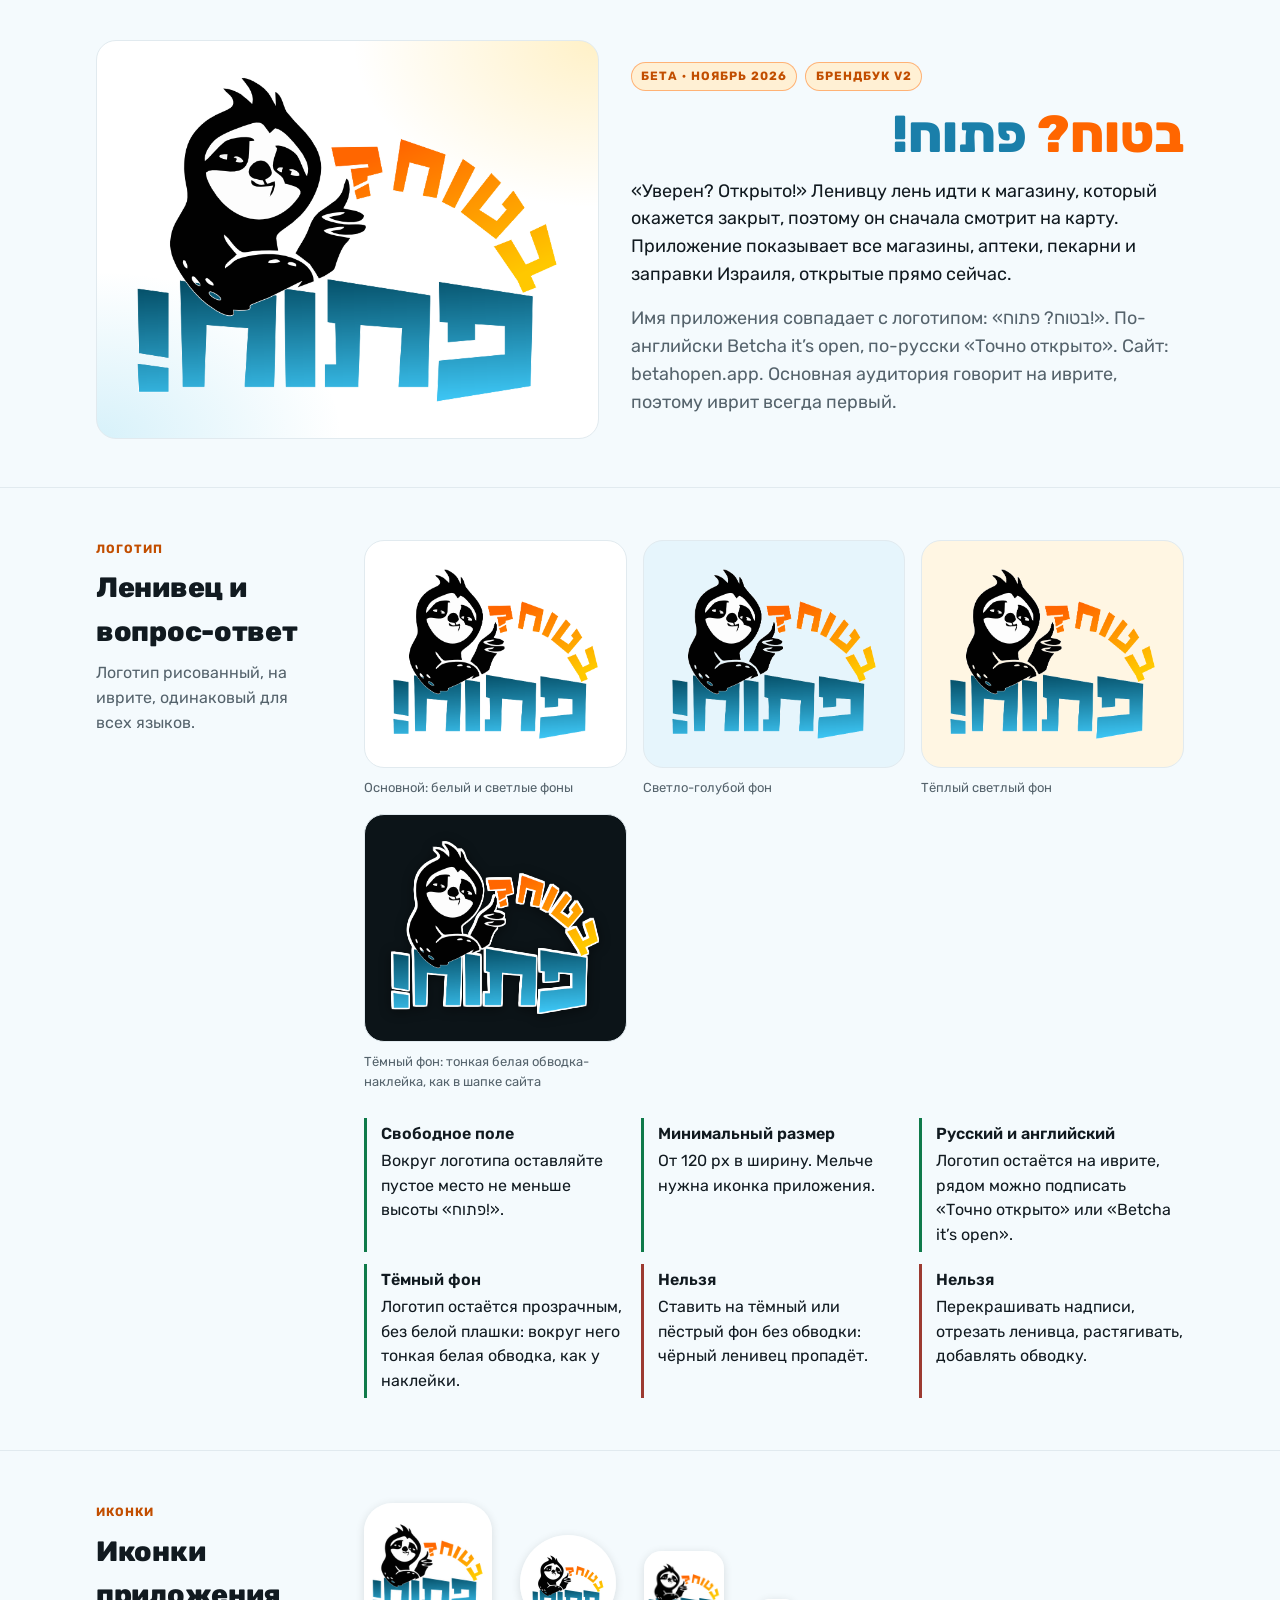
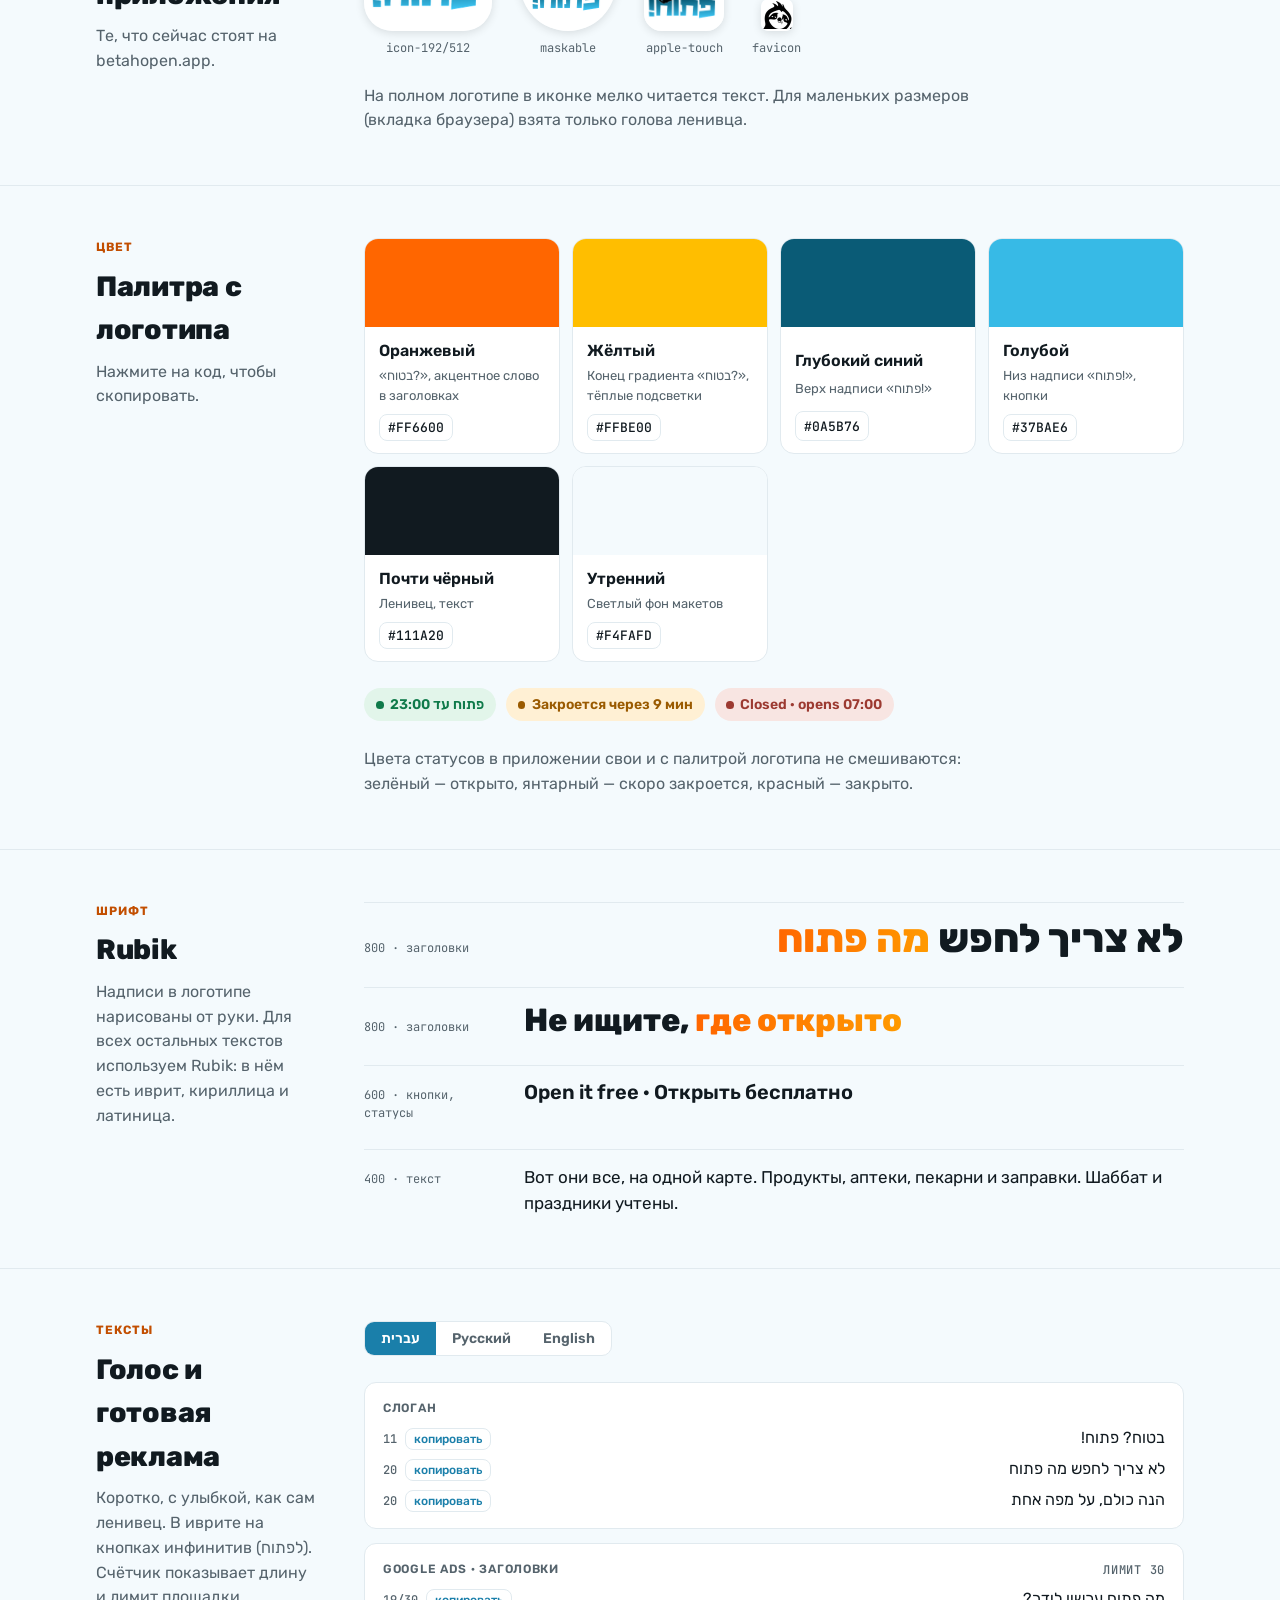
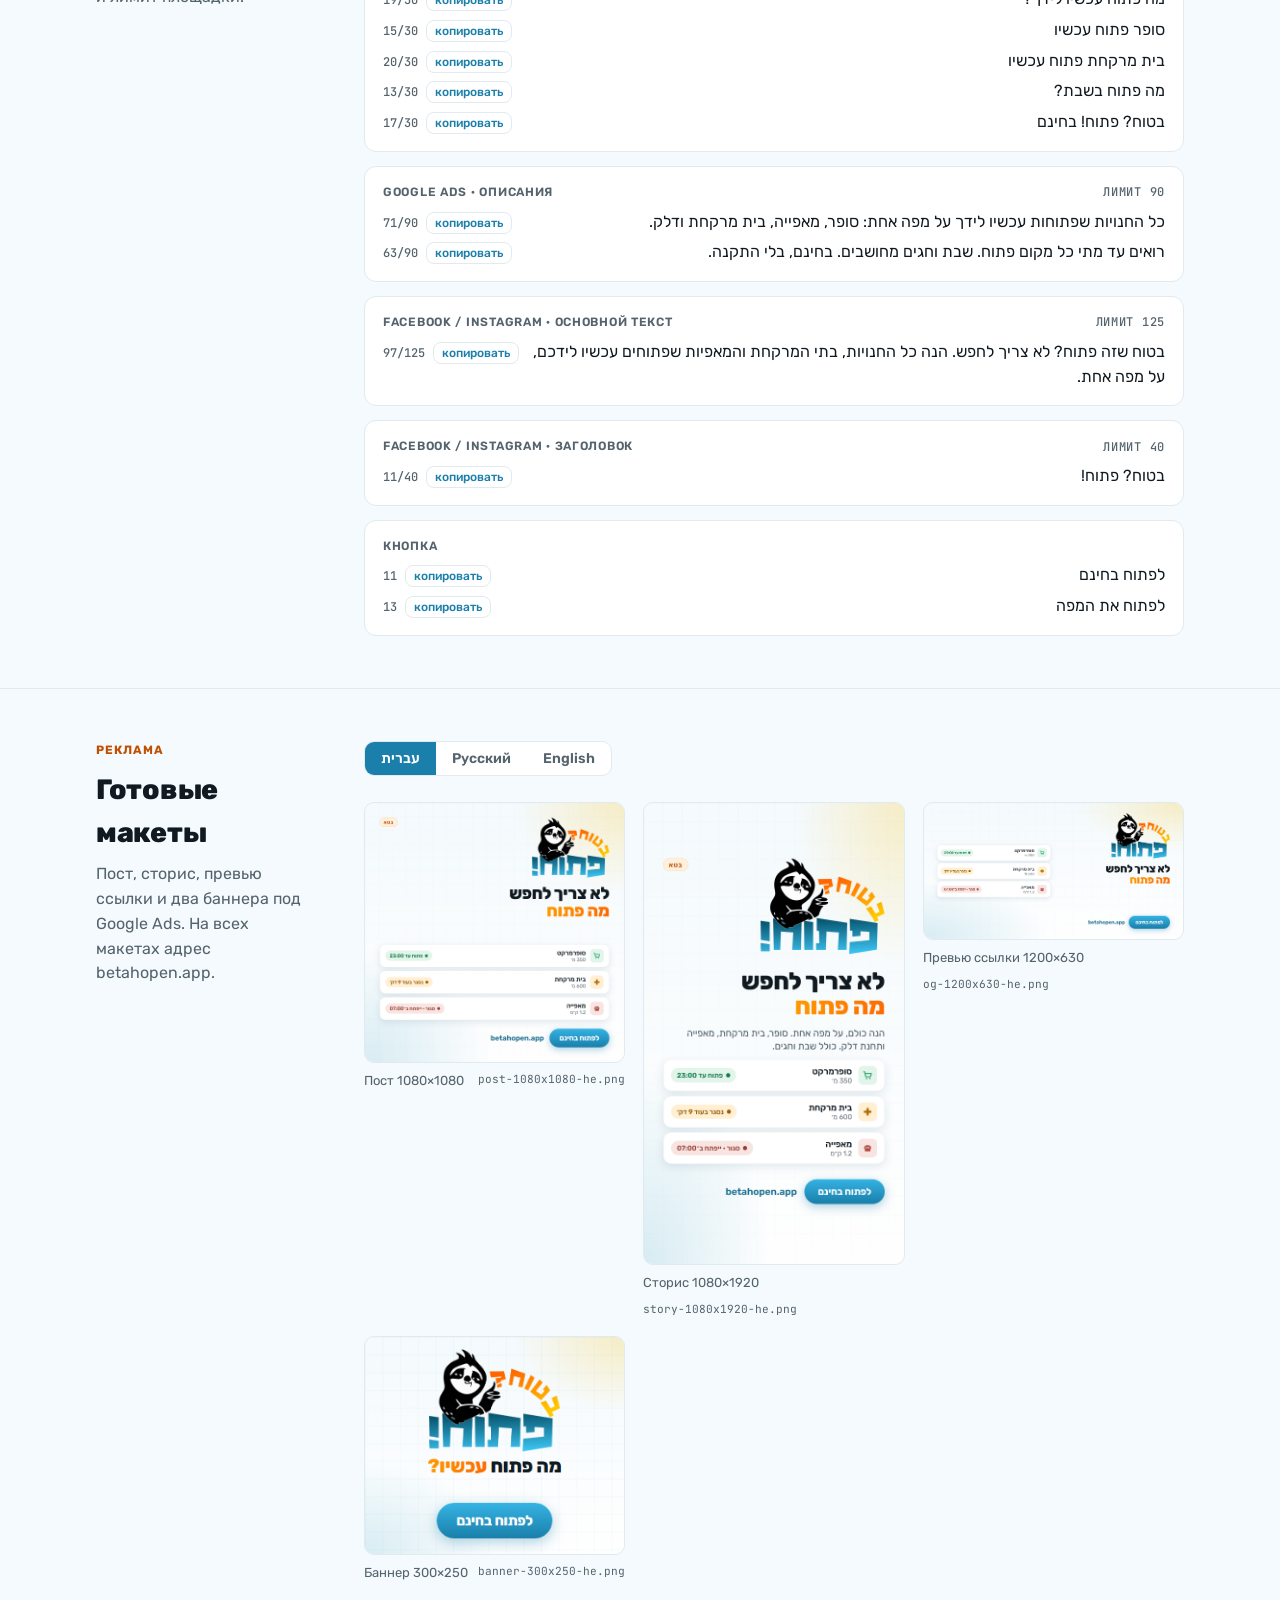
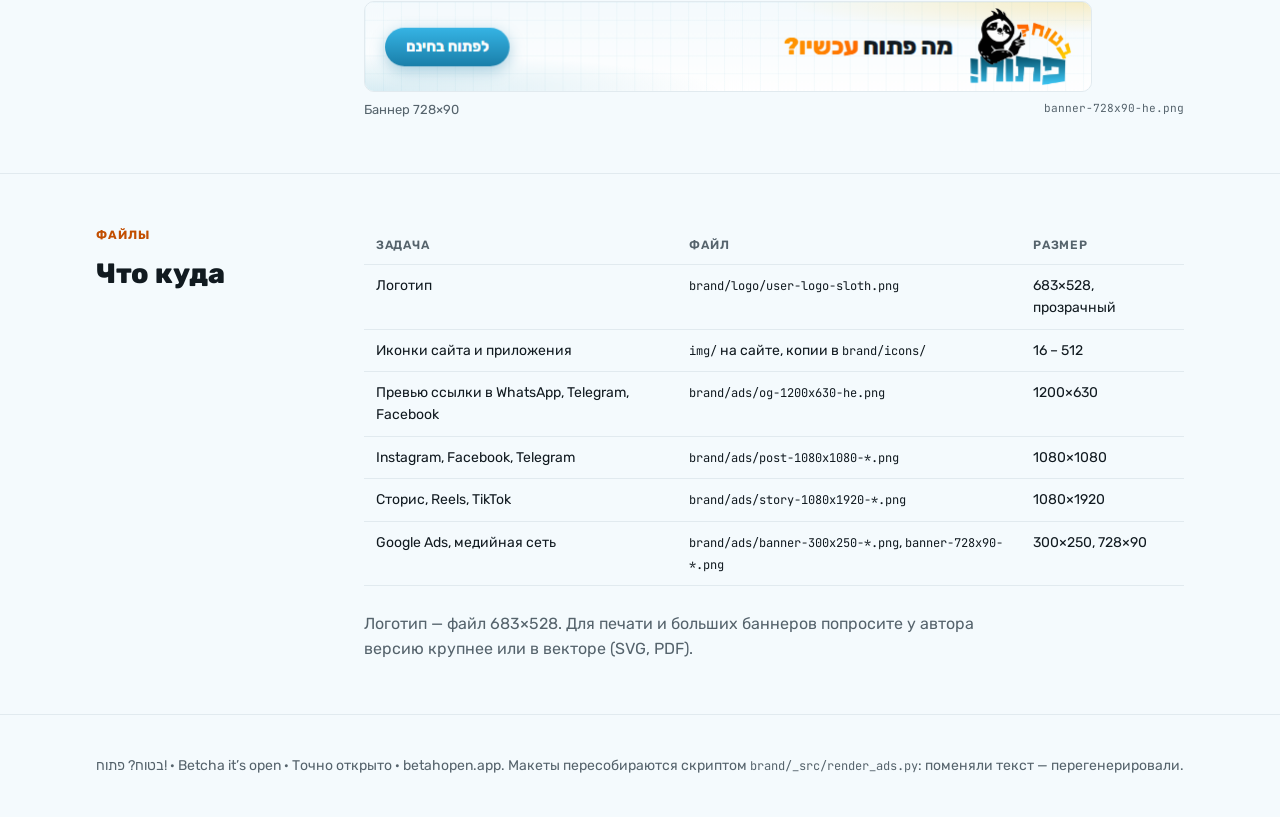
<file: brand/index.html>
<!doctype html>
<html lang="ru">
<meta charset="utf-8">
<meta name="viewport" content="width=device-width,initial-scale=1,viewport-fit=cover">
<link rel="icon" href="../img/favicon.ico">
<style>body{margin:0}</style>
<title>בטוח? פתוח! · брендбук</title>
<meta name="claude:viewport-fit-sides" content="cover">
<link rel="preconnect" href="https://fonts.googleapis.com">
<link rel="preconnect" href="https://fonts.gstatic.com" crossorigin>
<link rel="stylesheet" href="https://fonts.googleapis.com/css2?family=Rubik:wght@400;500;600;700;800&family=JetBrains+Mono:wght@500&display=swap">
<style>
/* Layout: «лист бренда» — колонка подписей слева, материал справа. Логотип всегда стоит на светлой «табличке», даже в тёмной теме. */
:root{
  --bg:#F4FAFD; --surface:#FFFFFF; --plate:#FFFFFF; --ink:#111A20; --muted:#55636C; --line:#E1EAEF;
  --orange:#FF6600; --orange-ink:#C24E00; --amber:#FFBE00; --blue:#1A7FAA; --blue-deep:#0A5B76; --sky:#37BAE6;
  --open:#0F7A4A; --open-bg:#E2F5EA; --soon:#9A5A00; --soon-bg:#FFF0D4; --closed:#9C3A31; --closed-bg:#F8E5E2;
  --display:"Rubik","Arial Hebrew","Segoe UI",system-ui,sans-serif;
  --body:"Rubik","Arial Hebrew","Segoe UI",system-ui,sans-serif;
  --mono:"JetBrains Mono",ui-monospace,Consolas,monospace;
}
@media (prefers-color-scheme: dark){:root:not([data-theme="light"]){
  --bg:#0C1418; --surface:#131E24; --plate:#F4FAFD; --ink:#E8F1F5; --muted:#9AAAB3; --line:#22323B;
  --orange:#FF8A33; --orange-ink:#FFA35C; --amber:#FFCB3D; --blue:#37BAE6; --blue-deep:#7FD3F2; --sky:#37BAE6;
  --open:#47D38A; --open-bg:#12301F; --soon:#F0B44C; --soon-bg:#382A0E; --closed:#EF8A80; --closed-bg:#381C19;
  color-scheme:dark}}
:root[data-theme="dark"]{
  --bg:#0C1418; --surface:#131E24; --plate:#F4FAFD; --ink:#E8F1F5; --muted:#9AAAB3; --line:#22323B;
  --orange:#FF8A33; --orange-ink:#FFA35C; --amber:#FFCB3D; --blue:#37BAE6; --blue-deep:#7FD3F2; --sky:#37BAE6;
  --open:#47D38A; --open-bg:#12301F; --soon:#F0B44C; --soon-bg:#382A0E; --closed:#EF8A80; --closed-bg:#381C19;
  color-scheme:dark}

*{box-sizing:border-box}
body{background:var(--bg);color:var(--ink);font:16px/1.55 var(--body)}
.in{max-width:1120px;margin:0 auto;padding-left:max(16px,env(safe-area-inset-left,0px));padding-right:max(16px,env(safe-area-inset-right,0px))}
h1,h2,h3{font-family:var(--display);text-wrap:balance;margin:0}
h2{font-size:28px;font-weight:800;letter-spacing:-.01em}
h3{font-size:17px;font-weight:600}
p{margin:0;max-width:65ch}
.muted{color:var(--muted)}
code{font-family:var(--mono);font-size:.86em}
img{max-width:100%;display:block}

.hero .in{padding-block:40px 48px;display:grid;grid-template-columns:minmax(0,1fr) minmax(0,1.1fr);gap:32px;align-items:center}
@media (max-width:820px){.hero .in{grid-template-columns:minmax(0,1fr)}}
.plate{background:var(--plate);border-radius:20px;border:1px solid var(--line);display:grid;place-items:center;padding:28px}
.hero .plate{padding:36px;background:radial-gradient(70% 60% at 100% 0%,rgba(255,190,0,.22),rgba(255,190,0,0) 70%),radial-gradient(70% 60% at 0% 100%,rgba(55,186,230,.2),rgba(55,186,230,0) 70%),var(--plate)}
.hero .plate img{width:min(420px,100%);height:auto}
.hero h1{font-size:clamp(34px,5vw,52px);font-weight:800;line-height:1.05}
.hero h1 .q{color:var(--orange)} .hero h1 .a{color:var(--blue)}
.hero .txt{display:grid;gap:16px}
.hero p{font-size:18px}
.tags{display:flex;flex-wrap:wrap;gap:8px}
.tag{font-weight:700;font-size:12px;letter-spacing:.08em;text-transform:uppercase;padding:.35em .8em;border-radius:99px;color:var(--orange-ink);background:var(--soon-bg);border:1px solid color-mix(in srgb,var(--orange) 45%,transparent)}

section.sec{padding-block:52px;border-top:1px solid var(--line)}
.sec .in{display:grid;grid-template-columns:220px minmax(0,1fr);gap:24px 48px}
.sec .lbl{display:grid;gap:8px;align-content:start}
.sec .lbl .k{font-size:12px;font-weight:700;letter-spacing:.08em;text-transform:uppercase;color:var(--orange-ink)}
.sec .body{display:grid;gap:26px;min-width:0}
@media (max-width:820px){.sec .in{grid-template-columns:minmax(0,1fr)}}

.tiles{display:grid;gap:16px;grid-template-columns:repeat(auto-fill,minmax(240px,1fr))}
.tile{display:grid;gap:10px;align-content:start;min-width:0}
.tile .plate{min-height:200px}
.tile .plate img{max-height:170px;width:auto}
.tile .cap{font-size:13px;color:var(--muted)}
.plate.sky{background:#E6F5FC}.plate.sand{background:#FFF6E3}.plate.dark{background:#0C1418}
.sticker{filter:drop-shadow(1.2px 0 0 #fff) drop-shadow(-1.2px 0 0 #fff) drop-shadow(0 1.2px 0 #fff) drop-shadow(0 -1.2px 0 #fff) drop-shadow(0 2px 6px rgb(0 0 0 / .45))}
.icons{display:flex;flex-wrap:wrap;gap:28px;align-items:flex-end}
.icons figure{margin:0;display:grid;gap:8px;justify-items:center}
.icons figcaption{font-size:12px;color:var(--muted);font-family:var(--mono)}
.icons img{border-radius:22%;box-shadow:0 2px 10px rgb(0 0 0 / .12)}

.rules{display:grid;gap:12px;grid-template-columns:repeat(auto-fill,minmax(240px,1fr))}
.rule{border-left:3px solid var(--open);padding:4px 0 4px 14px}
.rule.no{border-color:var(--closed)}
.rule b{display:block;font-weight:600;margin-bottom:2px}

.sw{display:grid;gap:12px;grid-template-columns:repeat(auto-fill,minmax(190px,1fr))}
.chip{border-radius:14px;overflow:hidden;border:1px solid var(--line);background:var(--surface);display:grid}
.chip .c{height:88px}
.chip .t{padding:12px 14px;display:grid;gap:2px}
.chip .t b{font-weight:600}
.chip button{justify-self:start;margin-top:6px;font:500 13px var(--mono);color:var(--ink);background:transparent;border:1px solid var(--line);border-radius:8px;padding:4px 8px;cursor:pointer}
.chip button:hover{border-color:var(--blue)}
button:focus-visible{outline:2px solid var(--blue);outline-offset:2px}

.status-row{display:flex;flex-wrap:wrap;gap:10px}
.st{font-weight:600;font-size:14px;padding:.4em .85em;border-radius:99px;display:inline-flex;align-items:center;gap:.45em}
.st::before{content:"";width:.55em;height:.55em;border-radius:50%;background:currentColor}
.st.open{color:var(--open);background:var(--open-bg)}
.st.soon{color:var(--soon);background:var(--soon-bg)}
.st.closed{color:var(--closed);background:var(--closed-bg)}

.spec{display:grid;grid-template-columns:140px minmax(0,1fr);gap:4px 20px;align-items:baseline;border-top:1px solid var(--line);padding-top:14px}
.spec .m{font-size:12px;color:var(--muted);font-family:var(--mono)}
@media (max-width:520px){.spec{grid-template-columns:minmax(0,1fr)}}
.grad{background:linear-gradient(90deg,var(--orange),#FF9A00);-webkit-background-clip:text;background-clip:text;color:transparent}

.seg{display:inline-flex;border:1px solid var(--line);border-radius:10px;overflow:hidden;background:var(--surface);justify-self:start}
.seg button{font:600 14px var(--body);color:var(--muted);background:transparent;border:0;padding:8px 16px;cursor:pointer}
.seg button[aria-pressed="true"]{background:var(--blue);color:#fff}

.copyset{display:grid;gap:14px}
.cp{background:var(--surface);border:1px solid var(--line);border-radius:12px;padding:16px 18px;display:grid;gap:8px;min-width:0}
.cp .h{display:flex;justify-content:space-between;align-items:center;gap:10px;flex-wrap:wrap;font-size:12px;color:var(--muted);text-transform:uppercase;letter-spacing:.06em;font-weight:600}
.cp ul{margin:0;padding:0;list-style:none;display:grid;gap:6px}
.cp li{display:flex;justify-content:space-between;gap:12px;align-items:baseline}
.cp li span.txt{min-width:0;overflow-wrap:anywhere}
.n{font:500 12px var(--mono);color:var(--muted);white-space:nowrap}
.n.over{color:var(--closed)}
.copy{font:500 12px var(--body);color:var(--blue);background:transparent;border:1px solid var(--line);border-radius:8px;padding:3px 8px;cursor:pointer}

.ads{display:grid;gap:18px;grid-template-columns:repeat(auto-fill,minmax(250px,1fr));align-items:start}
.ad{margin:0;display:grid;gap:8px}
.ad img{border-radius:10px;border:1px solid var(--line);width:100%;height:auto;background:#F4FAFD}
.ad figcaption{font-size:13px;color:var(--muted);display:flex;justify-content:space-between;gap:8px;flex-wrap:wrap}
.ad.wide{grid-column:1/-1}
.ad.wide img{max-width:728px}

.files{overflow-x:auto}
table{border-collapse:collapse;width:100%;min-width:560px;font-size:14px}
th,td{text-align:left;padding:10px 12px;border-bottom:1px solid var(--line);vertical-align:top}
th{font-size:12px;text-transform:uppercase;letter-spacing:.06em;color:var(--muted);font-weight:600}
footer{padding-block:40px;color:var(--muted);font-size:14px;border-top:1px solid var(--line)}
</style>

<header class="hero">
  <div class="in">
    <div class="plate"><img src="logo/user-logo-sloth.png" alt="Логотип: ленивец показывает большой палец, надпись «בטוח? פתוח!»" width="683" height="528"></div>
    <div class="txt">
      <div class="tags"><span class="tag">Бета · ноябрь 2026</span><span class="tag">Брендбук v2</span></div>
      <h1 lang="he" dir="rtl"><span class="q">בטוח?</span> <span class="a">פתוח!</span></h1>
      <p>«Уверен? Открыто!» Ленивцу лень идти к магазину, который окажется закрыт, поэтому он сначала смотрит на карту. Приложение показывает все магазины, аптеки, пекарни и заправки Израиля, открытые прямо сейчас.</p>
      <p class="muted">Имя приложения совпадает с логотипом: «בטוח? פתוח!». По-английски Betcha it’s open, по-русски «Точно открыто». Сайт: betahopen.app. Основная аудитория говорит на иврите, поэтому иврит всегда первый.</p>
    </div>
  </div>
</header>

<section class="sec" id="logo">
  <div class="in">
    <div class="lbl"><span class="k">Логотип</span><h2>Ленивец и вопрос-ответ</h2><p class="muted">Логотип рисованный, на иврите, одинаковый для всех языков.</p></div>
    <div class="body">
      <div class="tiles">
        <div class="tile"><div class="plate"><img src="logo/user-logo-sloth.png" width="683" height="528" alt="Логотип на белом"></div><div class="cap">Основной: белый и светлые фоны</div></div>
        <div class="tile"><div class="plate sky"><img src="logo/user-logo-sloth.png" width="683" height="528" alt="Логотип на голубом"></div><div class="cap">Светло-голубой фон</div></div>
        <div class="tile"><div class="plate sand"><img src="logo/user-logo-sloth.png" width="683" height="528" alt="Логотип на песочном"></div><div class="cap">Тёплый светлый фон</div></div>
        <div class="tile"><div class="plate dark"><img class="sticker" src="logo/user-logo-sloth.png" width="683" height="528" alt="Логотип с белой обводкой на тёмном фоне"></div><div class="cap">Тёмный фон: тонкая белая обводка-наклейка, как в шапке сайта</div></div>
      </div>
      <div class="rules">
        <div class="rule"><b>Свободное поле</b>Вокруг логотипа оставляйте пустое место не меньше высоты «פתוח!».</div>
        <div class="rule"><b>Минимальный размер</b>От 120 px в ширину. Мельче нужна иконка приложения.</div>
        <div class="rule"><b>Русский и английский</b>Логотип остаётся на иврите, рядом можно подписать «Точно открыто» или «Betcha it’s open».</div>
        <div class="rule"><b>Тёмный фон</b>Логотип остаётся прозрачным, без белой плашки: вокруг него тонкая белая обводка, как у наклейки.</div>
        <div class="rule no"><b>Нельзя</b>Ставить на тёмный или пёстрый фон без обводки: чёрный ленивец пропадёт.</div>
        <div class="rule no"><b>Нельзя</b>Перекрашивать надписи, отрезать ленивца, растягивать, добавлять обводку.</div>
      </div>
    </div>
  </div>
</section>

<section class="sec" id="icon">
  <div class="in">
    <div class="lbl"><span class="k">Иконки</span><h2>Иконки приложения</h2><p class="muted">Те, что сейчас стоят на betahopen.app.</p></div>
    <div class="body">
      <div class="icons">
        <figure><img src="icons/icon-192.png" width="128" height="128" alt="Иконка приложения"><figcaption>icon-192/512</figcaption></figure>
        <figure><img src="icons/icon-maskable-192.png" width="96" height="96" style="border-radius:50%" alt="Иконка для Android"><figcaption>maskable</figcaption></figure>
        <figure><img src="icons/apple-touch-icon.png" width="80" height="80" alt="Иконка для iPhone"><figcaption>apple-touch</figcaption></figure>
        <figure><img src="icons/favicon-64.png" width="32" height="32" alt="Значок вкладки"><figcaption>favicon</figcaption></figure>
      </div>
      <p class="muted">На полном логотипе в иконке мелко читается текст. Для маленьких размеров (вкладка браузера) взята только голова ленивца.</p>
    </div>
  </div>
</section>

<section class="sec" id="color">
  <div class="in">
    <div class="lbl"><span class="k">Цвет</span><h2>Палитра с логотипа</h2><p class="muted">Нажмите на код, чтобы скопировать.</p></div>
    <div class="body">
      <div class="sw" id="swatches"></div>
      <div class="status-row" aria-label="Статусы в приложении">
        <span class="st open" lang="he">פתוח עד 23:00</span><span class="st soon">Закроется через 9 мин</span><span class="st closed">Closed · opens 07:00</span>
      </div>
      <p class="muted">Цвета статусов в приложении свои и с палитрой логотипа не смешиваются: зелёный — открыто, янтарный — скоро закроется, красный — закрыто.</p>
    </div>
  </div>
</section>

<section class="sec" id="type">
  <div class="in">
    <div class="lbl"><span class="k">Шрифт</span><h2>Rubik</h2><p class="muted">Надписи в логотипе нарисованы от руки. Для всех остальных текстов используем Rubik: в нём есть иврит, кириллица и латиница.</p></div>
    <div class="body">
      <div class="spec"><span class="m">800 · заголовки</span><span lang="he" dir="rtl" style="font:800 40px/1.1 var(--display)">לא צריך לחפש <span class="grad">מה פתוח</span></span></div>
      <div class="spec"><span class="m">800 · заголовки</span><span style="font:800 32px/1.15 var(--display)">Не ищите, <span class="grad">где открыто</span></span></div>
      <div class="spec"><span class="m">600 · кнопки, статусы</span><span style="font:600 20px var(--body)">Open it free · Открыть бесплатно</span></div>
      <div class="spec"><span class="m">400 · текст</span><span style="font:400 17px/1.55 var(--body)">Вот они все, на одной карте. Продукты, аптеки, пекарни и заправки. Шаббат и праздники учтены.</span></div>
    </div>
  </div>
</section>

<section class="sec" id="voice">
  <div class="in">
    <div class="lbl"><span class="k">Тексты</span><h2>Голос и готовая реклама</h2><p class="muted">Коротко, с улыбкой, как сам ленивец. В иврите на кнопках инфинитив (לפתוח). Счётчик показывает длину и лимит площадки.</p></div>
    <div class="body">
      <div class="seg" role="group" aria-label="Язык текстов">
        <button type="button" id="cl-he" data-l="he">עברית</button><button type="button" id="cl-ru" data-l="ru">Русский</button><button type="button" id="cl-en" data-l="en">English</button>
      </div>
      <div class="copyset" id="copyset"></div>
    </div>
  </div>
</section>

<section class="sec" id="ads">
  <div class="in">
    <div class="lbl"><span class="k">Реклама</span><h2>Готовые макеты</h2><p class="muted">Пост, сторис, превью ссылки и два баннера под Google Ads. На всех макетах адрес betahopen.app.</p></div>
    <div class="body">
      <div class="seg" role="group" aria-label="Язык макетов">
        <button type="button" id="al-he" data-l="he">עברית</button><button type="button" id="al-ru" data-l="ru">Русский</button><button type="button" id="al-en" data-l="en">English</button>
      </div>
      <div class="ads" id="adgrid"></div>
    </div>
  </div>
</section>

<section class="sec" id="files">
  <div class="in">
    <div class="lbl"><span class="k">Файлы</span><h2>Что куда</h2></div>
    <div class="body">
      <div class="files"><table>
        <thead><tr><th>Задача</th><th>Файл</th><th>Размер</th></tr></thead>
        <tbody>
          <tr><td>Логотип</td><td><code>brand/logo/user-logo-sloth.png</code></td><td>683×528, прозрачный</td></tr>
          <tr><td>Иконки сайта и приложения</td><td><code>img/</code> на сайте, копии в <code>brand/icons/</code></td><td>16 – 512</td></tr>
          <tr><td>Превью ссылки в WhatsApp, Telegram, Facebook</td><td><code>brand/ads/og-1200x630-he.png</code></td><td>1200×630</td></tr>
          <tr><td>Instagram, Facebook, Telegram</td><td><code>brand/ads/post-1080x1080-*.png</code></td><td>1080×1080</td></tr>
          <tr><td>Сторис, Reels, TikTok</td><td><code>brand/ads/story-1080x1920-*.png</code></td><td>1080×1920</td></tr>
          <tr><td>Google Ads, медийная сеть</td><td><code>brand/ads/banner-300x250-*.png</code>, <code>banner-728x90-*.png</code></td><td>300×250, 728×90</td></tr>
        </tbody>
      </table></div>
      <p class="muted">Логотип — файл 683×528. Для печати и больших баннеров попросите у автора версию крупнее или в векторе (SVG, PDF).</p>
    </div>
  </div>
</section>

<footer><div class="in">בטוח? פתוח! · Betcha it’s open · Точно открыто · betahopen.app. Макеты пересобираются скриптом <code>brand/_src/render_ads.py</code>: поменяли текст — перегенерировали.</div></footer>

<script>
const COLORS=[
  ["#FF6600","Оранжевый","«בטוח?», акцентное слово в заголовках"],
  ["#FFBE00","Жёлтый","Конец градиента «בטוח?», тёплые подсветки"],
  ["#0A5B76","Глубокий синий","Верх надписи «פתוח!»"],
  ["#37BAE6","Голубой","Низ надписи «פתוח!», кнопки"],
  ["#111A20","Почти чёрный","Ленивец, текст"],
  ["#F4FAFD","Утренний","Светлый фон макетов"]
];
const sw=document.getElementById("swatches");
COLORS.forEach(([hex,name,role])=>{
  const d=document.createElement("div");d.className="chip";
  d.innerHTML=`<div class="c" style="background:${hex}"></div><div class="t"><b>${name}</b><span class="muted" style="font-size:13px">${role}</span><button type="button" aria-label="Скопировать ${hex}">${hex}</button></div>`;
  sw.appendChild(d);
});
function copyText(btn,text){
  const done=()=>{const o=btn.textContent;btn.textContent="Скопировано";setTimeout(()=>btn.textContent=o,1200)};
  try{navigator.clipboard.writeText(text).then(done,()=>sel(btn))}catch(e){sel(btn)}
}
function sel(btn){const r=document.createRange();r.selectNodeContents(btn.closest("li")||btn);const s=getSelection();s.removeAllRanges();s.addRange(r)}
sw.addEventListener("click",e=>{const b=e.target.closest("button");if(b)copyText(b,b.textContent)});

const COPY={
 he:{dir:"rtl",blocks:[
  ["Слоган",0,["בטוח? פתוח!","לא צריך לחפש מה פתוח","הנה כולם, על מפה אחת"]],
  ["Google Ads · заголовки",30,["מה פתוח עכשיו לידך?","סופר פתוח עכשיו","בית מרקחת פתוח עכשיו","מה פתוח בשבת?","בטוח? פתוח! בחינם"]],
  ["Google Ads · описания",90,["כל החנויות שפתוחות עכשיו לידך על מפה אחת: סופר, מאפייה, בית מרקחת ודלק.","רואים עד מתי כל מקום פתוח. שבת וחגים מחושבים. בחינם, בלי התקנה."]],
  ["Facebook / Instagram · основной текст",125,["בטוח שזה פתוח? לא צריך לחפש. הנה כל החנויות, בתי המרקחת והמאפיות שפתוחים עכשיו לידכם, על מפה אחת."]],
  ["Facebook / Instagram · заголовок",40,["בטוח? פתוח!"]],
  ["Кнопка",0,["לפתוח בחינם","לפתוח את המפה"]]]},
 ru:{dir:"ltr",blocks:[
  ["Слоган",0,["Не ищите, где открыто","Вот они все, на одной карте"]],
  ["Google Ads · заголовки",30,["Где сейчас открыто?","Аптека открыта сейчас?","Что открыто в шаббат?","Точно открыто, бесплатно"]],
  ["Google Ads · описания",90,["Все открытые магазины рядом на одной карте: продукты, аптеки, пекарни, заправки.","Видно, до скольки работает каждое место. Шаббат учтён. Бесплатно, без установки."]],
  ["Facebook / Instagram · основной текст",125,["Точно открыто? Не ищите. Вот все магазины, аптеки и пекарни, которые работают рядом прямо сейчас, на одной карте."]],
  ["Facebook / Instagram · заголовок",40,["Не ищите, где открыто"]],
  ["Кнопка",0,["Открыть бесплатно","Открыть карту"]]]},
 en:{dir:"ltr",blocks:[
  ["Tagline",0,["Stop searching for what’s open","Here they all are, on one map"]],
  ["Google Ads · headlines",30,["What’s open near me now?","Pharmacy open right now?","What’s open on Shabbat?","Betcha it’s open. Free."]],
  ["Google Ads · descriptions",90,["Every shop open near you right now on one map: groceries, bakeries, pharmacies, gas.","See closing times at a glance. Shabbat and holidays handled. Free, nothing to install."]],
  ["Facebook / Instagram · primary text",125,["Sure it’s open? Stop searching. Every shop, pharmacy and bakery open near you right now, on one map."]],
  ["Facebook / Instagram · headline",40,["Stop searching for what’s open"]],
  ["Button",0,["Open it free","Open the map"]]]}
};
const cs=document.getElementById("copyset");
function esc(s){return s.replace(/[&<>"]/g,c=>({"&":"&amp;","<":"&lt;",">":"&gt;",'"':"&quot;"}[c]))}
function renderCopy(l){
  const c=COPY[l];cs.innerHTML="";
  c.blocks.forEach(([title,limit,items])=>{
    const d=document.createElement("div");d.className="cp";
    d.innerHTML=`<div class="h"><span>${title}</span>${limit?`<span class="n">лимит ${limit}</span>`:""}</div><ul dir="${c.dir}">${items.map(t=>{
      const n=[...t].length;return `<li><span class="txt">${esc(t)}</span><span style="display:flex;gap:8px;align-items:center;direction:ltr"><span class="n${limit&&n>limit?" over":""}">${n}${limit?"/"+limit:""}</span><button type="button" class="copy">копировать</button></span></li>`}).join("")}</ul>`;
    cs.appendChild(d);
  });
}
cs.addEventListener("click",e=>{const b=e.target.closest(".copy");if(b)copyText(b,b.closest("li").querySelector(".txt").textContent)});

const ADS=[["post-1080x1080","Пост 1080×1080"],["story-1080x1920","Сторис 1080×1920"],["og-1200x630","Превью ссылки 1200×630"],["banner-300x250","Баннер 300×250"],["banner-728x90","Баннер 728×90","wide"]];
const ag=document.getElementById("adgrid");
function renderAds(l){
  ag.innerHTML=ADS.map(([f,cap,cls])=>`<figure class="ad ${cls||""}"><img src="ads/${f}-${l}.png" alt="${cap}" loading="lazy"><figcaption><span>${cap}</span><code>${f}-${l}.png</code></figcaption></figure>`).join("");
}
function bindSeg(prefix,fn,key){
  const btns=[...document.querySelectorAll(`[id^="${prefix}-"]`)];
  const set=l=>{btns.forEach(b=>b.setAttribute("aria-pressed",b.dataset.l===l));fn(l);try{localStorage.setItem(key,l)}catch(e){}};
  btns.forEach(b=>b.addEventListener("click",()=>set(b.dataset.l)));
  let start="he";try{start=localStorage.getItem(key)||"he"}catch(e){}
  if(!COPY[start])start="he";set(start);
}
bindSeg("cl",renderCopy,"bb-copy-lang");
bindSeg("al",renderAds,"bb-ads-lang");
</script>
</file>
